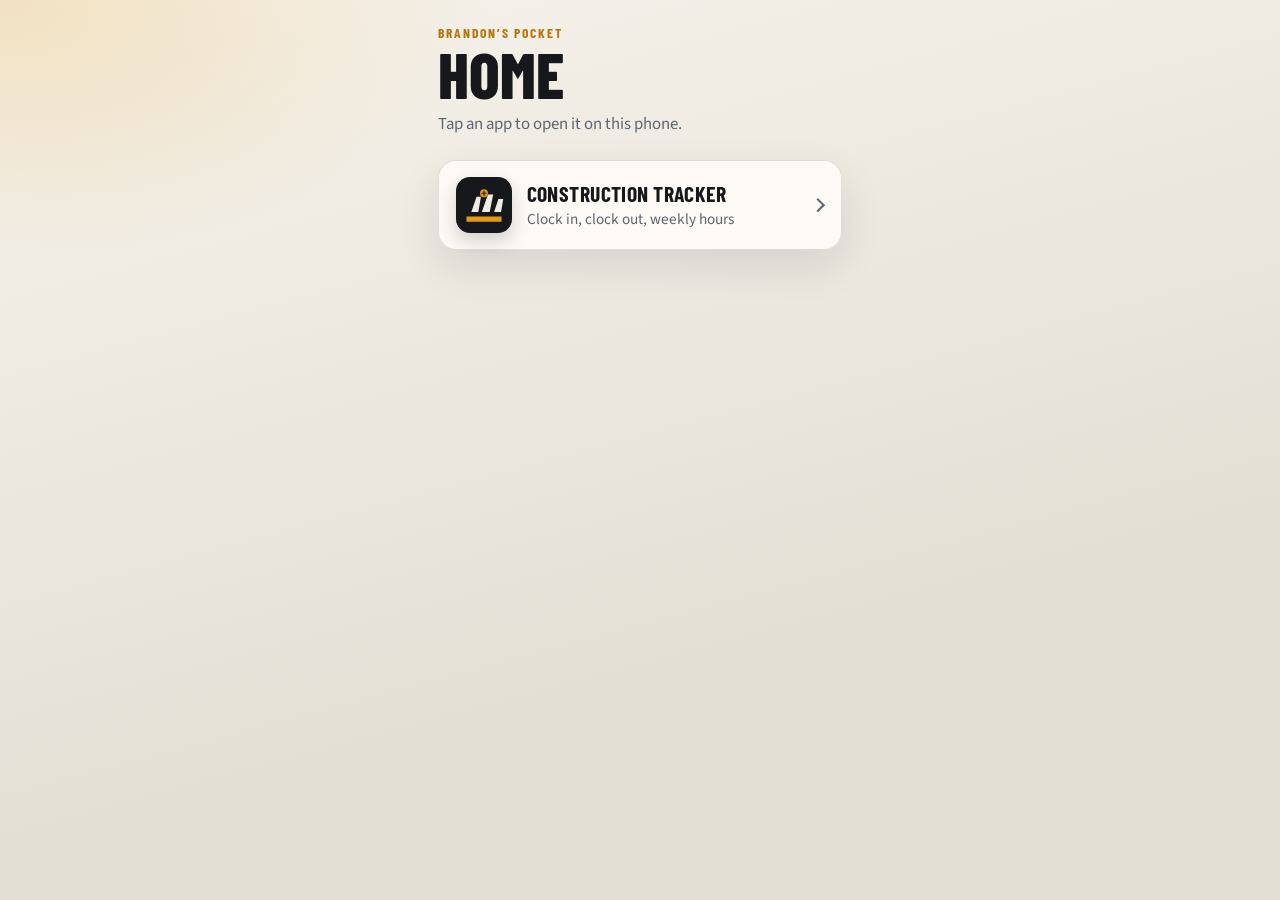
<file: index.html>
<!DOCTYPE html>
<html lang="en">
<head>
  <meta charset="UTF-8" />
  <meta name="viewport" content="width=device-width, initial-scale=1, viewport-fit=cover" />
  <meta name="theme-color" content="#16181b" />
  <meta name="apple-mobile-web-app-capable" content="yes" />
  <title>Home</title>
  <link rel="preconnect" href="https://fonts.googleapis.com" />
  <link rel="preconnect" href="https://fonts.gstatic.com" crossorigin />
  <link href="https://fonts.googleapis.com/css2?family=Barlow+Condensed:wght@700;800&family=Source+Sans+3:wght@400;600;700&display=swap" rel="stylesheet" />
  <link rel="stylesheet" href="home.css" />
  <link rel="manifest" href="manifest.json" />
  <link rel="icon" type="image/svg+xml" href="construction-tracker/icons/icon.svg" />
</head>
<body>
  <div class="bg" aria-hidden="true"></div>
  <main class="shell">
    <header class="hero">
      <p class="eyebrow">Brandon’s pocket</p>
      <h1>Home</h1>
      <p class="lede">Tap an app to open it on this phone.</p>
    </header>

    <section class="apps" aria-label="Apps">
      <a class="app-tile" href="construction-tracker/">
        <span class="app-icon" aria-hidden="true">
          <img src="construction-tracker/icons/icon.svg" alt="" width="56" height="56" />
        </span>
        <span class="app-copy">
          <strong>Construction Tracker</strong>
          <span>Clock in, clock out, weekly hours</span>
        </span>
        <span class="app-chev" aria-hidden="true"></span>
      </a>
    </section>
  </main>
</body>
</html>
</file>
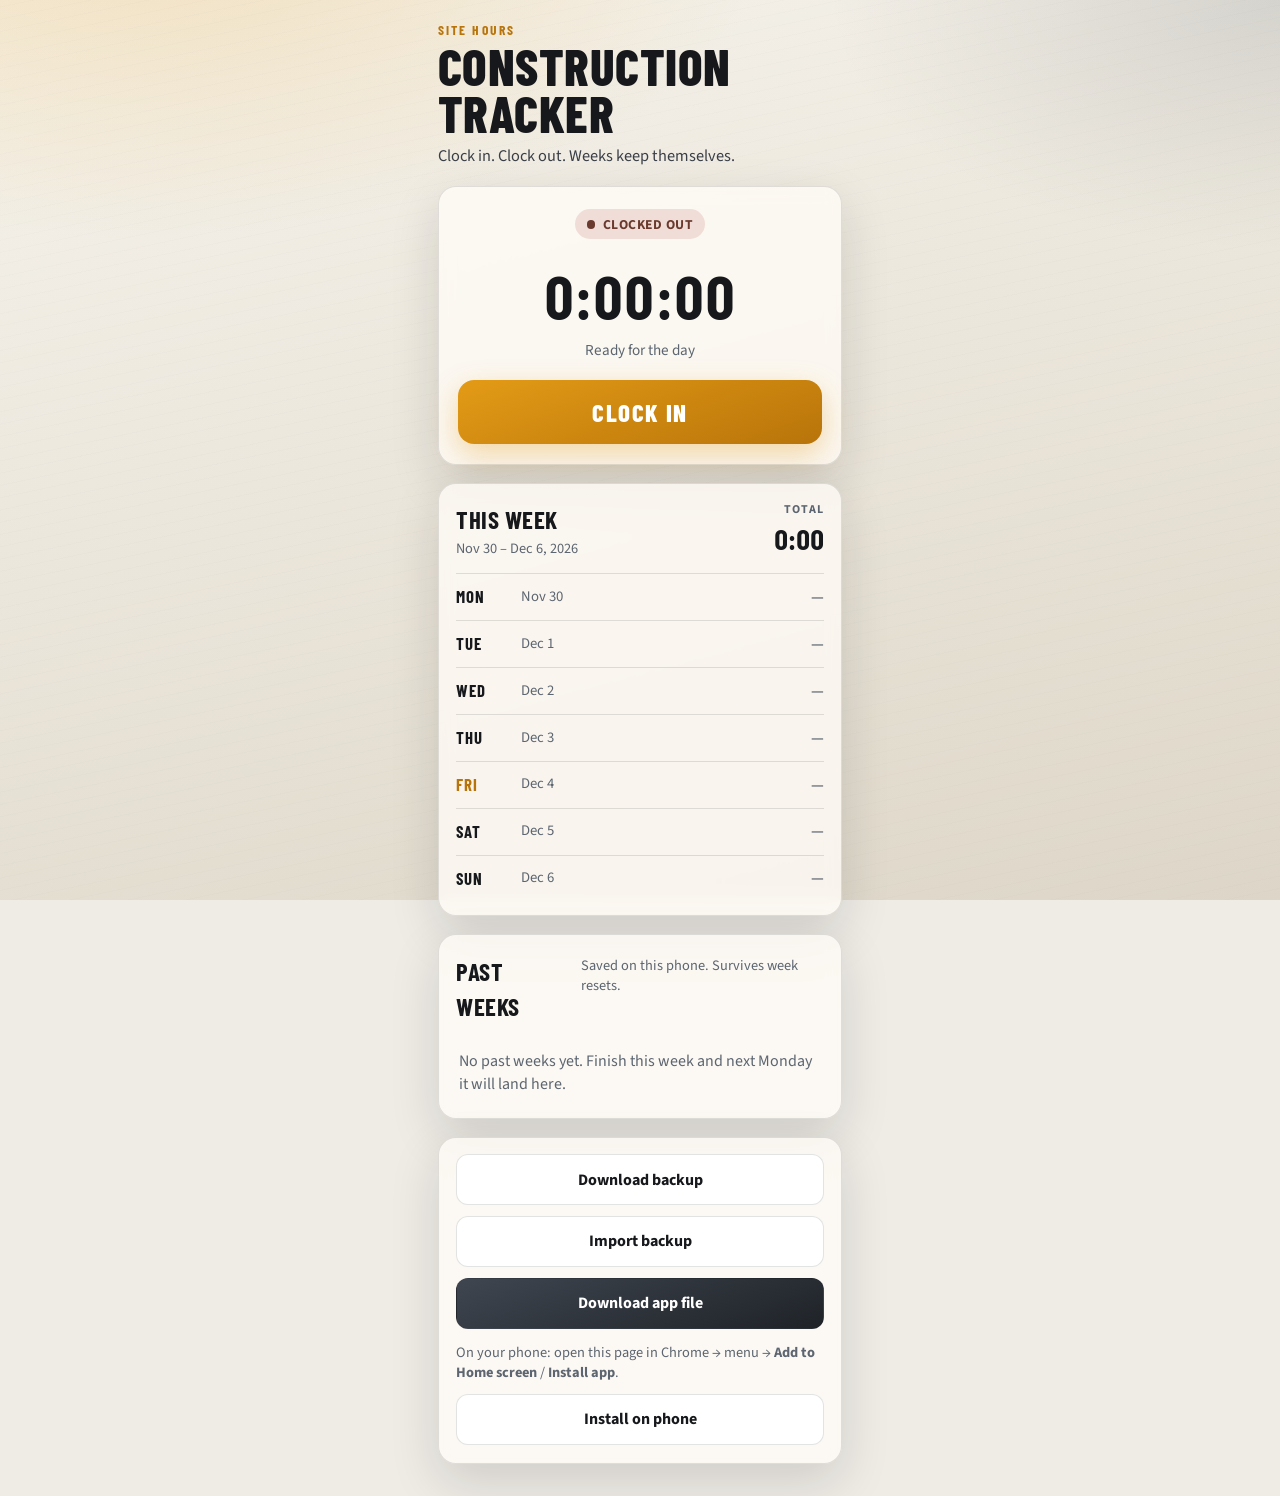
<file: construction-tracker/index.html>
<!DOCTYPE html>
<html lang="en">
<head>
  <meta charset="UTF-8" />
  <meta name="viewport" content="width=device-width, initial-scale=1, viewport-fit=cover" />
  <meta name="theme-color" content="#1a1c1e" />
  <meta name="apple-mobile-web-app-capable" content="yes" />
  <meta name="apple-mobile-web-app-status-bar-style" content="black-translucent" />
  <meta name="description" content="Clock in and out. Track construction hours by week." />
  <link rel="manifest" href="manifest.json" />
  <link rel="icon" type="image/svg+xml" href="icons/icon.svg" />
  <link rel="apple-touch-icon" href="icons/icon-192.png" />
  <title>Construction Tracker</title>
  <link rel="preconnect" href="https://fonts.googleapis.com" />
  <link rel="preconnect" href="https://fonts.gstatic.com" crossorigin />
  <link href="https://fonts.googleapis.com/css2?family=Barlow+Condensed:wght@600;700;800&family=Source+Sans+3:wght@400;600;700&display=swap" rel="stylesheet" />
  <link rel="stylesheet" href="styles.css" />
</head>
<body>
  <div class="bg" aria-hidden="true"></div>
  <main class="shell">
    <header class="brand">
      <p class="brand-mark">Site Hours</p>
      <h1>Construction Tracker</h1>
      <p class="brand-sub">Clock in. Clock out. Weeks keep themselves.</p>
    </header>

    <section class="clock-panel" aria-labelledby="status-label">
      <p id="status-label" class="status" data-state="out">Clocked out</p>
      <p class="live-time" id="live-time" aria-live="polite">0:00:00</p>
      <p class="live-hint" id="live-hint">Ready for the day</p>
      <button type="button" id="clock-btn" class="clock-btn" data-mode="in">
        Clock In
      </button>
    </section>

    <section class="week-panel" aria-labelledby="week-title">
      <div class="week-head">
        <div>
          <h2 id="week-title">This week</h2>
          <p class="week-range" id="week-range"></p>
        </div>
        <div class="week-total-wrap">
          <span class="week-total-label">Total</span>
          <strong class="week-total" id="week-total">0:00</strong>
        </div>
      </div>
      <ol class="day-list" id="day-list"></ol>
    </section>

    <section class="history-panel" aria-labelledby="history-title">
      <div class="history-head">
        <h2 id="history-title">Past weeks</h2>
        <p class="history-sub">Saved on this phone. Survives week resets.</p>
      </div>
      <div id="history-list" class="history-list"></div>
    </section>

    <section class="tools-panel">
      <button type="button" id="download-backup" class="tool-btn">Download backup</button>
      <label class="tool-btn tool-file">
        Import backup
        <input type="file" id="import-backup" accept="application/json,.json" hidden />
      </label>
      <button type="button" id="download-app" class="tool-btn tool-btn-accent">Download app file</button>
      <p class="install-hint" id="install-hint">
        On your phone: open this page in Chrome → menu → <strong>Add to Home screen</strong> / <strong>Install app</strong>.
      </p>
      <button type="button" id="install-btn" class="tool-btn" hidden>Install on phone</button>
    </section>
  </main>

  <dialog id="confirm-dialog">
    <form method="dialog" class="dialog-body">
      <h3 id="dialog-title">Confirm</h3>
      <p id="dialog-text"></p>
      <div class="dialog-actions">
        <button value="cancel" class="tool-btn">Cancel</button>
        <button value="ok" class="tool-btn tool-btn-accent" id="dialog-ok">OK</button>
      </div>
    </form>
  </dialog>

  <script src="app.js"></script>
</body>
</html>
</file>
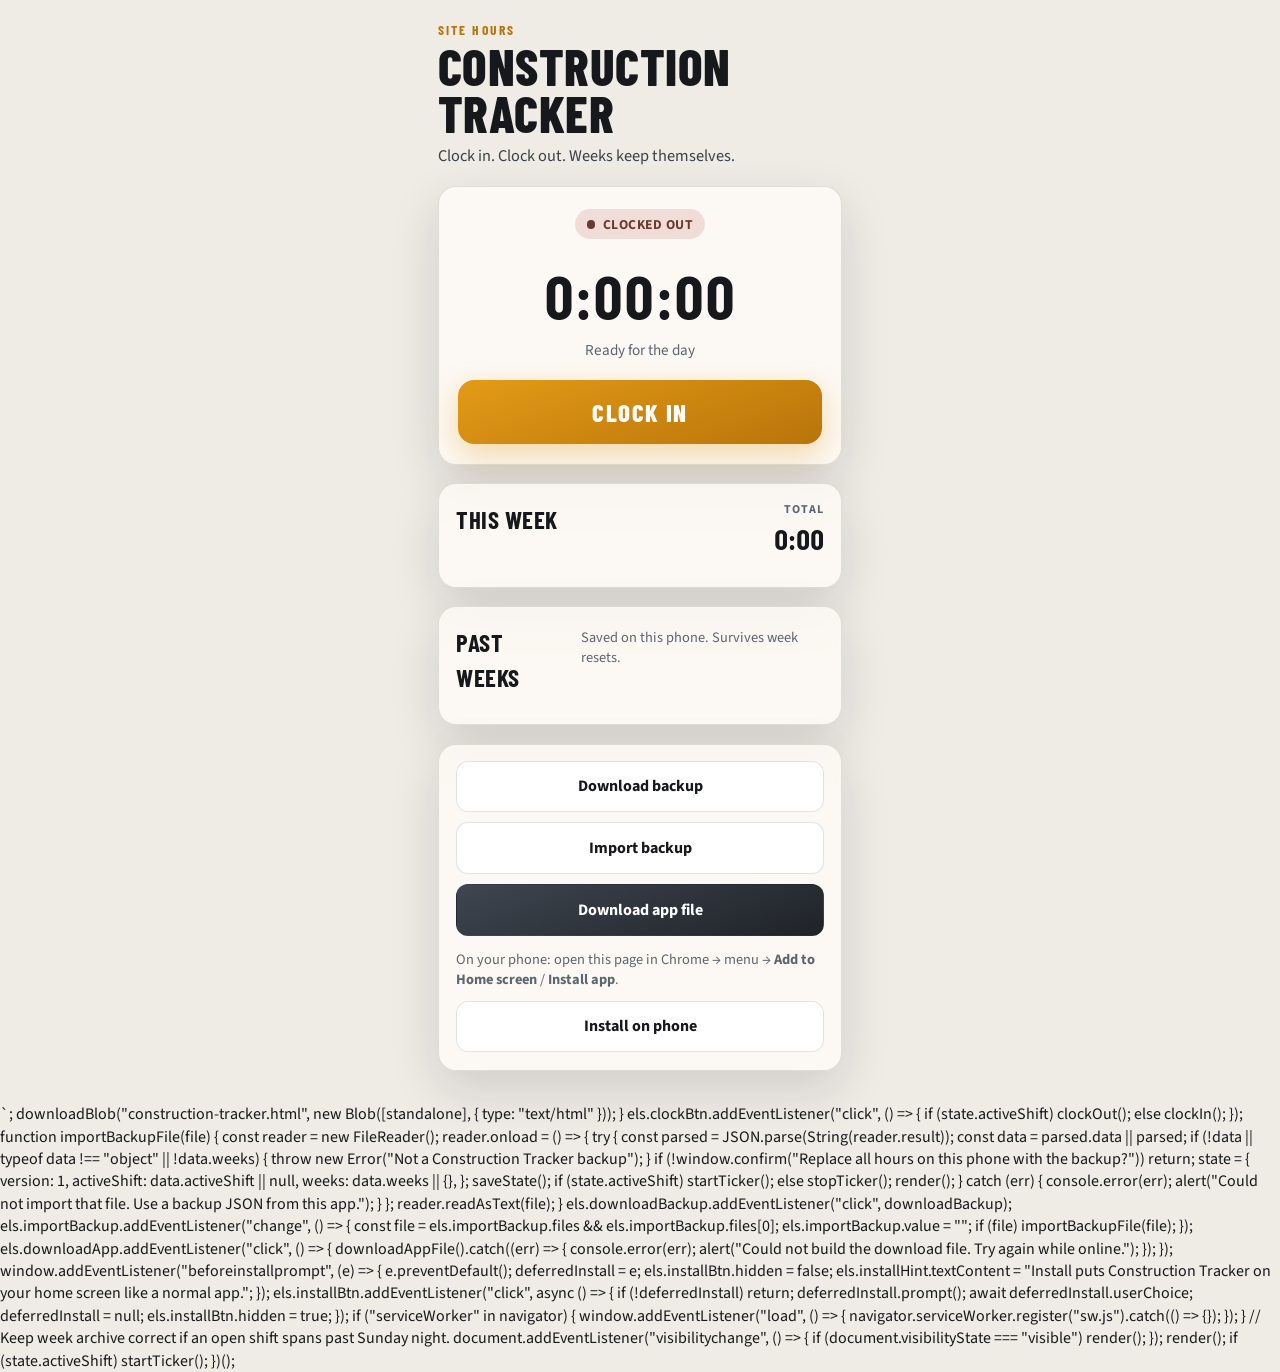
<file: construction-tracker/construction-tracker.html>
<!DOCTYPE html>
<html lang="en" data-standalone="1">
<head>
<meta charset="UTF-8" />
<meta name="viewport" content="width=device-width, initial-scale=1, viewport-fit=cover" />
<meta name="theme-color" content="#1a1c1e" />
<meta name="apple-mobile-web-app-capable" content="yes" />
<title>Construction Tracker</title>
<link rel="preconnect" href="https://fonts.googleapis.com" />
<link rel="preconnect" href="https://fonts.gstatic.com" crossorigin />
<link href="https://fonts.googleapis.com/css2?family=Barlow+Condensed:wght@600;700;800&family=Source+Sans+3:wght@400;600;700&display=swap" rel="stylesheet" />
<style>
:root {
  --ink: #16181b;
  --ink-soft: #3a3f47;
  --steel: #5c6570;
  --line: rgba(22, 24, 27, 0.12);
  --paper: #efece6;
  --paper-2: #e4dfd5;
  --safety: #e39b16;
  --safety-deep: #b8740a;
  --safety-glow: rgba(227, 155, 22, 0.35);
  --good: #2f6b4f;
  --good-soft: #d7ebe0;
  --out: #6b3a2f;
  --out-soft: #f0ddd7;
  --shadow: 0 18px 50px rgba(22, 24, 27, 0.14);
  --radius: 18px;
  --font-display: "Barlow Condensed", "Arial Narrow", sans-serif;
  --font-body: "Source Sans 3", "Segoe UI", sans-serif;
}

*,
*::before,
*::after {
  box-sizing: border-box;
}

html {
  -webkit-text-size-adjust: 100%;
}

body {
  margin: 0;
  min-height: 100dvh;
  font-family: var(--font-body);
  color: var(--ink);
  background: var(--paper);
  line-height: 1.4;
}

.bg {
  position: fixed;
  inset: 0;
  z-index: -1;
  background:
    radial-gradient(1200px 600px at 10% -10%, rgba(227, 155, 22, 0.22), transparent 55%),
    radial-gradient(900px 500px at 100% 0%, rgba(92, 101, 112, 0.18), transparent 50%),
    linear-gradient(165deg, #f6f3ec 0%, #ebe6db 48%, #ddd6c8 100%);
}

.bg::after {
  content: "";
  position: absolute;
  inset: 0;
  opacity: 0.35;
  background-image:
    repeating-linear-gradient(
      -12deg,
      transparent 0,
      transparent 11px,
      rgba(22, 24, 27, 0.03) 11px,
      rgba(22, 24, 27, 0.03) 12px
    );
  pointer-events: none;
}

.shell {
  width: min(440px, 100%);
  margin: 0 auto;
  padding: calc(1.25rem + env(safe-area-inset-top)) 1.1rem calc(2rem + env(safe-area-inset-bottom));
  display: grid;
  gap: 1.15rem;
}

.brand {
  animation: rise 0.55s ease both;
}

.brand-mark {
  margin: 0 0 0.2rem;
  font-family: var(--font-display);
  font-weight: 700;
  letter-spacing: 0.16em;
  text-transform: uppercase;
  font-size: 0.85rem;
  color: var(--safety-deep);
}

.brand h1 {
  margin: 0;
  font-family: var(--font-display);
  font-weight: 800;
  font-size: clamp(2.4rem, 10vw, 3.2rem);
  line-height: 0.92;
  letter-spacing: 0.01em;
  text-transform: uppercase;
}

.brand-sub {
  margin: 0.55rem 0 0;
  color: var(--ink-soft);
  font-size: 1.02rem;
}

.clock-panel,
.week-panel,
.history-panel,
.tools-panel {
  background: rgba(255, 252, 247, 0.78);
  border: 1px solid var(--line);
  border-radius: var(--radius);
  box-shadow: var(--shadow);
  backdrop-filter: blur(8px);
  animation: rise 0.6s ease both;
}

.clock-panel {
  padding: 1.35rem 1.2rem 1.25rem;
  text-align: center;
  animation-delay: 0.05s;
}

.status {
  display: inline-flex;
  align-items: center;
  gap: 0.45rem;
  margin: 0;
  padding: 0.35rem 0.75rem;
  border-radius: 999px;
  font-size: 0.85rem;
  font-weight: 700;
  letter-spacing: 0.04em;
  text-transform: uppercase;
}

.status::before {
  content: "";
  width: 0.55rem;
  height: 0.55rem;
  border-radius: 50%;
  background: currentColor;
}

.status[data-state="in"] {
  color: var(--good);
  background: var(--good-soft);
}

.status[data-state="in"]::before {
  animation: pulse 1.4s ease-in-out infinite;
}

.status[data-state="out"] {
  color: var(--out);
  background: var(--out-soft);
}

.live-time {
  margin: 0.85rem 0 0.15rem;
  font-family: var(--font-display);
  font-weight: 700;
  font-size: clamp(3rem, 14vw, 3.8rem);
  letter-spacing: 0.02em;
  font-variant-numeric: tabular-nums;
}

.live-hint {
  margin: 0 0 1.15rem;
  color: var(--steel);
  font-size: 0.95rem;
}

.clock-btn {
  width: 100%;
  border: 0;
  border-radius: 16px;
  padding: 1.05rem 1rem;
  font-family: var(--font-display);
  font-size: 1.55rem;
  font-weight: 800;
  letter-spacing: 0.06em;
  text-transform: uppercase;
  color: #fff;
  background: linear-gradient(160deg, var(--safety) 0%, var(--safety-deep) 100%);
  box-shadow: 0 10px 28px var(--safety-glow);
  cursor: pointer;
  transition: transform 0.15s ease, box-shadow 0.15s ease, filter 0.15s ease;
  -webkit-tap-highlight-color: transparent;
  touch-action: manipulation;
}

.clock-btn:active {
  transform: scale(0.98);
}

.clock-btn[data-mode="out"] {
  background: linear-gradient(160deg, #3f4650 0%, #1f2328 100%);
  box-shadow: 0 10px 28px rgba(22, 24, 27, 0.28);
}

.week-panel {
  padding: 1.15rem 1.1rem 0.85rem;
  animation-delay: 0.1s;
}

.week-head,
.history-head {
  display: flex;
  justify-content: space-between;
  gap: 1rem;
  align-items: flex-start;
  margin-bottom: 0.85rem;
}

.week-panel h2,
.history-panel h2 {
  margin: 0;
  font-family: var(--font-display);
  font-size: 1.55rem;
  font-weight: 700;
  letter-spacing: 0.02em;
  text-transform: uppercase;
}

.week-range,
.history-sub {
  margin: 0.15rem 0 0;
  color: var(--steel);
  font-size: 0.9rem;
}

.week-total-wrap {
  text-align: right;
}

.week-total-label {
  display: block;
  font-size: 0.75rem;
  font-weight: 700;
  letter-spacing: 0.08em;
  text-transform: uppercase;
  color: var(--steel);
}

.week-total {
  font-family: var(--font-display);
  font-size: 1.8rem;
  font-weight: 700;
  font-variant-numeric: tabular-nums;
}

.day-list {
  list-style: none;
  margin: 0;
  padding: 0;
}

.day-row {
  display: grid;
  grid-template-columns: 3.4rem 1fr auto;
  gap: 0.65rem;
  align-items: center;
  padding: 0.7rem 0;
  border-top: 1px solid var(--line);
}

.day-name {
  font-family: var(--font-display);
  font-weight: 700;
  font-size: 1.05rem;
  letter-spacing: 0.04em;
  text-transform: uppercase;
}

.day-date {
  color: var(--steel);
  font-size: 0.92rem;
}

.day-hours {
  font-variant-numeric: tabular-nums;
  font-weight: 700;
}

.day-row.is-today .day-name {
  color: var(--safety-deep);
}

.day-row.is-empty .day-hours {
  color: var(--steel);
  font-weight: 600;
}

.history-panel {
  padding: 1.15rem 1.1rem 1rem;
  animation-delay: 0.15s;
}

.history-list {
  display: grid;
  gap: 0.55rem;
}

.history-empty {
  margin: 0;
  padding: 0.85rem 0.2rem 0.4rem;
  color: var(--steel);
}

.history-item {
  border: 1px solid var(--line);
  border-radius: 14px;
  background: rgba(255, 255, 255, 0.55);
  overflow: hidden;
}

.history-summary {
  width: 100%;
  display: grid;
  grid-template-columns: 1fr auto auto;
  gap: 0.65rem;
  align-items: center;
  padding: 0.85rem 0.9rem;
  border: 0;
  background: transparent;
  font: inherit;
  color: inherit;
  text-align: left;
  cursor: pointer;
  -webkit-tap-highlight-color: transparent;
}

.history-summary strong {
  font-family: var(--font-display);
  font-size: 1.15rem;
  font-weight: 700;
  letter-spacing: 0.02em;
  text-transform: uppercase;
}

.history-summary span {
  color: var(--steel);
  font-size: 0.9rem;
}

.history-summary em {
  font-style: normal;
  font-weight: 700;
  font-variant-numeric: tabular-nums;
}

.history-details {
  display: none;
  padding: 0 0.9rem 0.85rem;
  border-top: 1px solid var(--line);
}

.history-item[open] .history-details {
  display: block;
}

.history-item[open] .chev {
  transform: rotate(180deg);
}

.chev {
  width: 0.7rem;
  height: 0.7rem;
  border-right: 2px solid var(--steel);
  border-bottom: 2px solid var(--steel);
  transform: rotate(45deg);
  transition: transform 0.2s ease;
  justify-self: end;
}

.tools-panel {
  padding: 1rem 1.1rem 1.15rem;
  display: grid;
  gap: 0.65rem;
  animation-delay: 0.2s;
}

.tool-btn,
.tool-file {
  border: 1px solid var(--line);
  border-radius: 12px;
  background: #fff;
  color: var(--ink);
  font-family: var(--font-body);
  font-size: 1rem;
  font-weight: 700;
  padding: 0.85rem 1rem;
  cursor: pointer;
  -webkit-tap-highlight-color: transparent;
  touch-action: manipulation;
  text-align: center;
  display: block;
}

.tool-btn:active {
  transform: scale(0.99);
}

.tool-btn-accent {
  border-color: transparent;
  color: #fff;
  background: linear-gradient(160deg, #3f4650 0%, #1f2328 100%);
}

.install-hint {
  margin: 0.25rem 0 0;
  color: var(--steel);
  font-size: 0.9rem;
}

dialog {
  border: 1px solid var(--line);
  border-radius: 16px;
  padding: 0;
  width: min(360px, calc(100vw - 2rem));
  box-shadow: var(--shadow);
}

dialog::backdrop {
  background: rgba(22, 24, 27, 0.45);
}

.dialog-body {
  margin: 0;
  padding: 1.2rem;
  display: grid;
  gap: 0.75rem;
}

.dialog-body h3 {
  margin: 0;
  font-family: var(--font-display);
  font-size: 1.4rem;
  text-transform: uppercase;
}

.dialog-body p {
  margin: 0;
  color: var(--ink-soft);
}

.dialog-actions {
  display: grid;
  grid-template-columns: 1fr 1fr;
  gap: 0.55rem;
}

@keyframes rise {
  from {
    opacity: 0;
    transform: translateY(12px);
  }
  to {
    opacity: 1;
    transform: translateY(0);
  }
}

@keyframes pulse {
  0%,
  100% {
    opacity: 1;
    transform: scale(1);
  }
  50% {
    opacity: 0.45;
    transform: scale(0.85);
  }
}

@media (prefers-reduced-motion: reduce) {
  *,
  *::before,
  *::after {
    animation: none !important;
    transition: none !important;
  }
}

</style>
</head>
<body>
<main class="shell">
    <header class="brand">
      <p class="brand-mark">Site Hours</p>
      <h1>Construction Tracker</h1>
      <p class="brand-sub">Clock in. Clock out. Weeks keep themselves.</p>
    </header>

    <section class="clock-panel" aria-labelledby="status-label">
      <p id="status-label" class="status" data-state="out">Clocked out</p>
      <p class="live-time" id="live-time" aria-live="polite">0:00:00</p>
      <p class="live-hint" id="live-hint">Ready for the day</p>
      <button type="button" id="clock-btn" class="clock-btn" data-mode="in">
        Clock In
      </button>
    </section>

    <section class="week-panel" aria-labelledby="week-title">
      <div class="week-head">
        <div>
          <h2 id="week-title">This week</h2>
          <p class="week-range" id="week-range"></p>
        </div>
        <div class="week-total-wrap">
          <span class="week-total-label">Total</span>
          <strong class="week-total" id="week-total">0:00</strong>
        </div>
      </div>
      <ol class="day-list" id="day-list"></ol>
    </section>

    <section class="history-panel" aria-labelledby="history-title">
      <div class="history-head">
        <h2 id="history-title">Past weeks</h2>
        <p class="history-sub">Saved on this phone. Survives week resets.</p>
      </div>
      <div id="history-list" class="history-list"></div>
    </section>

    <section class="tools-panel">
      <button type="button" id="download-backup" class="tool-btn">Download backup</button>
      <label class="tool-btn tool-file">
        Import backup
        <input type="file" id="import-backup" accept="application/json,.json" hidden />
      </label>
      <button type="button" id="download-app" class="tool-btn tool-btn-accent">Download app file</button>
      <p class="install-hint" id="install-hint">
        On your phone: open this page in Chrome → menu → <strong>Add to Home screen</strong> / <strong>Install app</strong>.
      </p>
      <button type="button" id="install-btn" class="tool-btn" hidden>Install on phone</button>
    </section>
  </main>
<dialog id="confirm-dialog">
    <form method="dialog" class="dialog-body">
      <h3 id="dialog-title">Confirm</h3>
      <p id="dialog-text"></p>
      <div class="dialog-actions">
        <button value="cancel" class="tool-btn">Cancel</button>
        <button value="ok" class="tool-btn tool-btn-accent" id="dialog-ok">OK</button>
      </div>
    </form>
  </dialog>
<script>
(() => {
  const STORAGE_KEY = "construction-tracker-v1";
  const DAY_NAMES = ["Mon", "Tue", "Wed", "Thu", "Fri", "Sat", "Sun"];

  const els = {
    status: document.getElementById("status-label"),
    liveTime: document.getElementById("live-time"),
    liveHint: document.getElementById("live-hint"),
    clockBtn: document.getElementById("clock-btn"),
    weekRange: document.getElementById("week-range"),
    weekTotal: document.getElementById("week-total"),
    dayList: document.getElementById("day-list"),
    historyList: document.getElementById("history-list"),
    downloadBackup: document.getElementById("download-backup"),
    importBackup: document.getElementById("import-backup"),
    downloadApp: document.getElementById("download-app"),
    installBtn: document.getElementById("install-btn"),
    installHint: document.getElementById("install-hint"),
    dialog: document.getElementById("confirm-dialog"),
    dialogTitle: document.getElementById("dialog-title"),
    dialogText: document.getElementById("dialog-text"),
  };

  let state = loadState();
  let tickTimer = null;
  let deferredInstall = null;

  function loadState() {
    try {
      const raw = localStorage.getItem(STORAGE_KEY);
      if (!raw) return emptyState();
      const parsed = JSON.parse(raw);
      if (!parsed || typeof parsed !== "object") return emptyState();
      return {
        version: 1,
        activeShift: parsed.activeShift || null,
        weeks: parsed.weeks && typeof parsed.weeks === "object" ? parsed.weeks : {},
      };
    } catch {
      return emptyState();
    }
  }

  function emptyState() {
    return { version: 1, activeShift: null, weeks: {} };
  }

  function saveState() {
    localStorage.setItem(STORAGE_KEY, JSON.stringify(state));
  }

  function startOfDay(date) {
    const d = new Date(date);
    d.setHours(0, 0, 0, 0);
    return d;
  }

  function mondayOf(date) {
    const d = startOfDay(date);
    const day = d.getDay(); // 0 Sun .. 6 Sat
    const offset = day === 0 ? -6 : 1 - day;
    d.setDate(d.getDate() + offset);
    return d;
  }

  function addDays(date, n) {
    const d = new Date(date);
    d.setDate(d.getDate() + n);
    return d;
  }

  function toDateKey(date) {
    const d = startOfDay(date);
    const y = d.getFullYear();
    const m = String(d.getMonth() + 1).padStart(2, "0");
    const day = String(d.getDate()).padStart(2, "0");
    return `${y}-${m}-${day}`;
  }

  function parseDateKey(key) {
    const [y, m, d] = key.split("-").map(Number);
    return new Date(y, m - 1, d);
  }

  function formatShortDate(date) {
    return date.toLocaleDateString(undefined, { month: "short", day: "numeric" });
  }

  function formatRange(monday) {
    const sunday = addDays(monday, 6);
    const sameMonth = monday.getMonth() === sunday.getMonth();
    const left = monday.toLocaleDateString(undefined, { month: "short", day: "numeric" });
    const right = sunday.toLocaleDateString(undefined, {
      month: sameMonth ? undefined : "short",
      day: "numeric",
      year: "numeric",
    });
    return `${left} – ${right}`;
  }

  function formatDuration(ms, withSeconds = false) {
    const totalSec = Math.max(0, Math.floor(ms / 1000));
    const h = Math.floor(totalSec / 3600);
    const m = Math.floor((totalSec % 3600) / 60);
    const s = totalSec % 60;
    if (withSeconds) {
      return `${h}:${String(m).padStart(2, "0")}:${String(s).padStart(2, "0")}`;
    }
    if (h === 0) return `0:${String(m).padStart(2, "0")}`;
    return `${h}:${String(m).padStart(2, "0")}`;
  }

  function ensureWeek(weekKey) {
    if (!state.weeks[weekKey]) {
      state.weeks[weekKey] = { days: {} };
    }
    return state.weeks[weekKey];
  }

  function ensureDay(week, dayKey) {
    if (!week.days[dayKey]) week.days[dayKey] = [];
    return week.days[dayKey];
  }

  /** Split a shift across calendar midnights so Mon–Sun day totals stay accurate. */
  function splitShift(clockInIso, clockOutIso) {
    const start = new Date(clockInIso);
    const end = new Date(clockOutIso);
    if (!(end > start)) return [];

    const segments = [];
    let cursor = new Date(start);
    while (cursor < end) {
      const dayStart = startOfDay(cursor);
      const nextMidnight = addDays(dayStart, 1);
      const segEnd = end < nextMidnight ? end : nextMidnight;
      segments.push({
        in: cursor.toISOString(),
        out: segEnd.toISOString(),
        dayKey: toDateKey(cursor),
        weekKey: toDateKey(mondayOf(cursor)),
        ms: segEnd - cursor,
      });
      cursor = segEnd;
    }
    return segments;
  }

  function commitShift(clockInIso, clockOutIso) {
    const segments = splitShift(clockInIso, clockOutIso);
    for (const seg of segments) {
      if (seg.ms <= 0) continue;
      const week = ensureWeek(seg.weekKey);
      const day = ensureDay(week, seg.dayKey);
      day.push({ in: seg.in, out: seg.out });
    }
  }

  function dayTotalMs(week, dayKey, now = new Date()) {
    const entries = week?.days?.[dayKey] || [];
    let total = entries.reduce((sum, e) => sum + (new Date(e.out) - new Date(e.in)), 0);

    if (state.activeShift) {
      const openSegs = splitShift(state.activeShift.clockIn, now.toISOString());
      for (const seg of openSegs) {
        if (seg.dayKey === dayKey) total += seg.ms;
      }
    }
    return total;
  }

  function weekTotalMs(weekKey, now = new Date()) {
    const monday = parseDateKey(weekKey);
    let total = 0;
    for (let i = 0; i < 7; i++) {
      total += dayTotalMs(state.weeks[weekKey], toDateKey(addDays(monday, i)), now);
    }
    return total;
  }

  function currentOpenMs(now = new Date()) {
    if (!state.activeShift) return 0;
    return Math.max(0, now - new Date(state.activeShift.clockIn));
  }

  function render() {
    const now = new Date();
    const monday = mondayOf(now);
    const weekKey = toDateKey(monday);
    ensureWeek(weekKey);

    const clockedIn = Boolean(state.activeShift);
    els.status.dataset.state = clockedIn ? "in" : "out";
    els.status.textContent = clockedIn ? "Clocked in" : "Clocked out";
    els.clockBtn.dataset.mode = clockedIn ? "out" : "in";
    els.clockBtn.textContent = clockedIn ? "Clock Out" : "Clock In";

    const openMs = currentOpenMs(now);
    els.liveTime.textContent = formatDuration(openMs, true);
    if (clockedIn) {
      const started = new Date(state.activeShift.clockIn);
      els.liveHint.textContent = `Started ${started.toLocaleString(undefined, {
        weekday: "short",
        hour: "numeric",
        minute: "2-digit",
      })}`;
    } else {
      els.liveHint.textContent = "Ready for the day";
    }

    els.weekRange.textContent = formatRange(monday);
    els.weekTotal.textContent = formatDuration(weekTotalMs(weekKey, now));

    const todayKey = toDateKey(now);
    els.dayList.innerHTML = "";
    for (let i = 0; i < 7; i++) {
      const dayDate = addDays(monday, i);
      const dayKey = toDateKey(dayDate);
      const ms = dayTotalMs(state.weeks[weekKey], dayKey, now);
      const li = document.createElement("li");
      li.className = "day-row";
      if (dayKey === todayKey) li.classList.add("is-today");
      if (ms === 0) li.classList.add("is-empty");
      li.innerHTML = `
        <span class="day-name">${DAY_NAMES[i]}</span>
        <span class="day-date">${formatShortDate(dayDate)}</span>
        <span class="day-hours">${ms ? formatDuration(ms) : "—"}</span>
      `;
      els.dayList.appendChild(li);
    }

    renderHistory(weekKey, now);
  }

  function renderHistory(currentWeekKey, now) {
    const keys = Object.keys(state.weeks)
      .filter((k) => k !== currentWeekKey)
      .sort((a, b) => (a < b ? 1 : -1));

    // Drop truly empty past weeks from the view (keep if they have any hours)
    const nonempty = keys.filter((k) => weekTotalMs(k, now) > 0 || Object.keys(state.weeks[k].days || {}).length);

    if (!nonempty.length) {
      els.historyList.innerHTML = `<p class="history-empty">No past weeks yet. Finish this week and next Monday it will land here.</p>`;
      return;
    }

    els.historyList.innerHTML = "";
    for (const weekKey of nonempty) {
      const monday = parseDateKey(weekKey);
      const total = weekTotalMs(weekKey, now);
      const item = document.createElement("article");
      item.className = "history-item";
      item.innerHTML = `
        <button type="button" class="history-summary" aria-expanded="false">
          <strong>${formatRange(monday)}</strong>
          <em>${formatDuration(total)}</em>
          <span class="chev" aria-hidden="true"></span>
        </button>
        <div class="history-details"></div>
      `;
      const details = item.querySelector(".history-details");
      const list = document.createElement("ol");
      list.className = "day-list";
      for (let i = 0; i < 7; i++) {
        const dayDate = addDays(monday, i);
        const dayKey = toDateKey(dayDate);
        const ms = dayTotalMs(state.weeks[weekKey], dayKey, now);
        const li = document.createElement("li");
        li.className = "day-row" + (ms === 0 ? " is-empty" : "");
        li.innerHTML = `
          <span class="day-name">${DAY_NAMES[i]}</span>
          <span class="day-date">${formatShortDate(dayDate)}</span>
          <span class="day-hours">${ms ? formatDuration(ms) : "—"}</span>
        `;
        list.appendChild(li);
      }
      details.appendChild(list);

      item.querySelector(".history-summary").addEventListener("click", () => {
        const open = item.hasAttribute("open");
        item.toggleAttribute("open", !open);
        item.querySelector(".history-summary").setAttribute("aria-expanded", String(!open));
      });

      els.historyList.appendChild(item);
    }
  }

  function clockIn() {
    if (state.activeShift) return;
    state.activeShift = { clockIn: new Date().toISOString() };
    saveState();
    render();
    startTicker();
  }

  function clockOut() {
    if (!state.activeShift) return;
    const clockInIso = state.activeShift.clockIn;
    const clockOutIso = new Date().toISOString();
    commitShift(clockInIso, clockOutIso);
    state.activeShift = null;
    saveState();
    render();
    stopTicker();
  }

  function startTicker() {
    stopTicker();
    tickTimer = setInterval(render, 1000);
  }

  function stopTicker() {
    if (tickTimer) {
      clearInterval(tickTimer);
      tickTimer = null;
    }
  }

  function downloadBlob(filename, blob) {
    const url = URL.createObjectURL(blob);
    const a = document.createElement("a");
    a.href = url;
    a.download = filename;
    document.body.appendChild(a);
    a.click();
    a.remove();
    setTimeout(() => URL.revokeObjectURL(url), 1000);
  }

  function downloadBackup() {
    const payload = {
      exportedAt: new Date().toISOString(),
      app: "Construction Tracker",
      data: state,
    };
    const blob = new Blob([JSON.stringify(payload, null, 2)], { type: "application/json" });
    downloadBlob(`construction-tracker-backup-${toDateKey(new Date())}.json`, blob);
  }

  async function downloadAppFile() {
    if (document.documentElement.dataset.standalone === "1") {
      alert("You are already using the downloaded app file.");
      return;
    }
    // Bundle a standalone HTML the phone can keep offline.
    const [html, css, js] = await Promise.all([
      fetch("index.html").then((r) => r.text()),
      fetch("styles.css").then((r) => r.text()),
      fetch("app.js").then((r) => r.text()),
    ]);
    const main = html.match(/<main[\s\S]*<\/main>/)?.[0];
    const dialog = html.match(/<dialog[\s\S]*<\/dialog>/)?.[0];
    if (!main || !dialog) throw new Error("Could not assemble standalone file");

    const standalone = `<!DOCTYPE html>
<html lang="en" data-standalone="1">
<head>
<meta charset="UTF-8" />
<meta name="viewport" content="width=device-width, initial-scale=1, viewport-fit=cover" />
<meta name="theme-color" content="#1a1c1e" />
<meta name="apple-mobile-web-app-capable" content="yes" />
<title>Construction Tracker</title>
<link rel="preconnect" href="https://fonts.googleapis.com" />
<link rel="preconnect" href="https://fonts.gstatic.com" crossorigin />
<link href="https://fonts.googleapis.com/css2?family=Barlow+Condensed:wght@600;700;800&family=Source+Sans+3:wght@400;600;700&display=swap" rel="stylesheet" />
<style>
${css}
</style>
</head>
<body>
${main}
${dialog}
<script>
${js}
</script>
</body>
</html>`;

    downloadBlob("construction-tracker.html", new Blob([standalone], { type: "text/html" }));
  }

  els.clockBtn.addEventListener("click", () => {
    if (state.activeShift) clockOut();
    else clockIn();
  });

  function importBackupFile(file) {
    const reader = new FileReader();
    reader.onload = () => {
      try {
        const parsed = JSON.parse(String(reader.result));
        const data = parsed.data || parsed;
        if (!data || typeof data !== "object" || !data.weeks) {
          throw new Error("Not a Construction Tracker backup");
        }
        if (!window.confirm("Replace all hours on this phone with the backup?")) return;
        state = {
          version: 1,
          activeShift: data.activeShift || null,
          weeks: data.weeks || {},
        };
        saveState();
        if (state.activeShift) startTicker();
        else stopTicker();
        render();
      } catch (err) {
        console.error(err);
        alert("Could not import that file. Use a backup JSON from this app.");
      }
    };
    reader.readAsText(file);
  }

  els.downloadBackup.addEventListener("click", downloadBackup);
  els.importBackup.addEventListener("change", () => {
    const file = els.importBackup.files && els.importBackup.files[0];
    els.importBackup.value = "";
    if (file) importBackupFile(file);
  });
  els.downloadApp.addEventListener("click", () => {
    downloadAppFile().catch((err) => {
      console.error(err);
      alert("Could not build the download file. Try again while online.");
    });
  });

  window.addEventListener("beforeinstallprompt", (e) => {
    e.preventDefault();
    deferredInstall = e;
    els.installBtn.hidden = false;
    els.installHint.textContent = "Install puts Construction Tracker on your home screen like a normal app.";
  });

  els.installBtn.addEventListener("click", async () => {
    if (!deferredInstall) return;
    deferredInstall.prompt();
    await deferredInstall.userChoice;
    deferredInstall = null;
    els.installBtn.hidden = true;
  });

  if ("serviceWorker" in navigator) {
    window.addEventListener("load", () => {
      navigator.serviceWorker.register("sw.js").catch(() => {});
    });
  }

  // Keep week archive correct if an open shift spans past Sunday night.
  document.addEventListener("visibilitychange", () => {
    if (document.visibilityState === "visible") render();
  });

  render();
  if (state.activeShift) startTicker();
})();

</script>
</body>
</html>
</file>
<file: home.css>
:root {
  --ink: #16181b;
  --steel: #5c6570;
  --line: rgba(22, 24, 27, 0.12);
  --safety: #e39b16;
  --safety-deep: #b8740a;
  --font-display: "Barlow Condensed", "Arial Narrow", sans-serif;
  --font-body: "Source Sans 3", "Segoe UI", sans-serif;
}

* { box-sizing: border-box; }

body {
  margin: 0;
  min-height: 100dvh;
  font-family: var(--font-body);
  color: var(--ink);
  background: #efece6;
}

.bg {
  position: fixed;
  inset: 0;
  z-index: -1;
  background:
    radial-gradient(900px 480px at 0% 0%, rgba(227, 155, 22, 0.2), transparent 55%),
    linear-gradient(165deg, #f6f3ec, #e4dfd5 70%);
}

.shell {
  width: min(440px, 100%);
  margin: 0 auto;
  padding: calc(1.5rem + env(safe-area-inset-top)) 1.15rem calc(2rem + env(safe-area-inset-bottom));
}

.hero {
  margin-bottom: 1.5rem;
  animation: rise 0.5s ease both;
}

.eyebrow {
  margin: 0 0 0.25rem;
  font-family: var(--font-display);
  font-weight: 700;
  letter-spacing: 0.14em;
  text-transform: uppercase;
  color: var(--safety-deep);
  font-size: 0.85rem;
}

.hero h1 {
  margin: 0;
  font-family: var(--font-display);
  font-weight: 800;
  font-size: clamp(3rem, 14vw, 4rem);
  line-height: 0.9;
  text-transform: uppercase;
}

.lede {
  margin: 0.6rem 0 0;
  color: var(--steel);
  font-size: 1.05rem;
}

.apps {
  display: grid;
  gap: 0.75rem;
  animation: rise 0.55s ease both;
  animation-delay: 0.06s;
}

.app-tile {
  display: grid;
  grid-template-columns: auto 1fr auto;
  gap: 0.9rem;
  align-items: center;
  padding: 1rem 1.05rem;
  border-radius: 18px;
  border: 1px solid var(--line);
  background: rgba(255, 252, 247, 0.85);
  box-shadow: 0 16px 40px rgba(22, 24, 27, 0.1);
  text-decoration: none;
  color: inherit;
  -webkit-tap-highlight-color: transparent;
  transition: transform 0.15s ease;
}

.app-tile:active {
  transform: scale(0.985);
}

.app-icon {
  width: 56px;
  height: 56px;
  border-radius: 14px;
  overflow: hidden;
  box-shadow: 0 8px 18px rgba(22, 24, 27, 0.18);
}

.app-icon img {
  display: block;
  width: 100%;
  height: 100%;
}

.app-copy {
  display: grid;
  gap: 0.15rem;
  min-width: 0;
}

.app-copy strong {
  font-family: var(--font-display);
  font-size: 1.35rem;
  font-weight: 700;
  letter-spacing: 0.02em;
  text-transform: uppercase;
}

.app-copy span {
  color: var(--steel);
  font-size: 0.95rem;
}

.app-chev {
  width: 0.65rem;
  height: 0.65rem;
  border-right: 2px solid var(--steel);
  border-bottom: 2px solid var(--steel);
  transform: rotate(-45deg);
}

@keyframes rise {
  from { opacity: 0; transform: translateY(10px); }
  to { opacity: 1; transform: translateY(0); }
}

@media (prefers-reduced-motion: reduce) {
  * { animation: none !important; transition: none !important; }
}
</file>
<file: construction-tracker/styles.css>
:root {
  --ink: #16181b;
  --ink-soft: #3a3f47;
  --steel: #5c6570;
  --line: rgba(22, 24, 27, 0.12);
  --paper: #efece6;
  --paper-2: #e4dfd5;
  --safety: #e39b16;
  --safety-deep: #b8740a;
  --safety-glow: rgba(227, 155, 22, 0.35);
  --good: #2f6b4f;
  --good-soft: #d7ebe0;
  --out: #6b3a2f;
  --out-soft: #f0ddd7;
  --shadow: 0 18px 50px rgba(22, 24, 27, 0.14);
  --radius: 18px;
  --font-display: "Barlow Condensed", "Arial Narrow", sans-serif;
  --font-body: "Source Sans 3", "Segoe UI", sans-serif;
}

*,
*::before,
*::after {
  box-sizing: border-box;
}

html {
  -webkit-text-size-adjust: 100%;
}

body {
  margin: 0;
  min-height: 100dvh;
  font-family: var(--font-body);
  color: var(--ink);
  background: var(--paper);
  line-height: 1.4;
}

.bg {
  position: fixed;
  inset: 0;
  z-index: -1;
  background:
    radial-gradient(1200px 600px at 10% -10%, rgba(227, 155, 22, 0.22), transparent 55%),
    radial-gradient(900px 500px at 100% 0%, rgba(92, 101, 112, 0.18), transparent 50%),
    linear-gradient(165deg, #f6f3ec 0%, #ebe6db 48%, #ddd6c8 100%);
}

.bg::after {
  content: "";
  position: absolute;
  inset: 0;
  opacity: 0.35;
  background-image:
    repeating-linear-gradient(
      -12deg,
      transparent 0,
      transparent 11px,
      rgba(22, 24, 27, 0.03) 11px,
      rgba(22, 24, 27, 0.03) 12px
    );
  pointer-events: none;
}

.shell {
  width: min(440px, 100%);
  margin: 0 auto;
  padding: calc(1.25rem + env(safe-area-inset-top)) 1.1rem calc(2rem + env(safe-area-inset-bottom));
  display: grid;
  gap: 1.15rem;
}

.brand {
  animation: rise 0.55s ease both;
}

.brand-mark {
  margin: 0 0 0.2rem;
  font-family: var(--font-display);
  font-weight: 700;
  letter-spacing: 0.16em;
  text-transform: uppercase;
  font-size: 0.85rem;
  color: var(--safety-deep);
}

.brand h1 {
  margin: 0;
  font-family: var(--font-display);
  font-weight: 800;
  font-size: clamp(2.4rem, 10vw, 3.2rem);
  line-height: 0.92;
  letter-spacing: 0.01em;
  text-transform: uppercase;
}

.brand-sub {
  margin: 0.55rem 0 0;
  color: var(--ink-soft);
  font-size: 1.02rem;
}

.clock-panel,
.week-panel,
.history-panel,
.tools-panel {
  background: rgba(255, 252, 247, 0.78);
  border: 1px solid var(--line);
  border-radius: var(--radius);
  box-shadow: var(--shadow);
  backdrop-filter: blur(8px);
  animation: rise 0.6s ease both;
}

.clock-panel {
  padding: 1.35rem 1.2rem 1.25rem;
  text-align: center;
  animation-delay: 0.05s;
}

.status {
  display: inline-flex;
  align-items: center;
  gap: 0.45rem;
  margin: 0;
  padding: 0.35rem 0.75rem;
  border-radius: 999px;
  font-size: 0.85rem;
  font-weight: 700;
  letter-spacing: 0.04em;
  text-transform: uppercase;
}

.status::before {
  content: "";
  width: 0.55rem;
  height: 0.55rem;
  border-radius: 50%;
  background: currentColor;
}

.status[data-state="in"] {
  color: var(--good);
  background: var(--good-soft);
}

.status[data-state="in"]::before {
  animation: pulse 1.4s ease-in-out infinite;
}

.status[data-state="out"] {
  color: var(--out);
  background: var(--out-soft);
}

.live-time {
  margin: 0.85rem 0 0.15rem;
  font-family: var(--font-display);
  font-weight: 700;
  font-size: clamp(3rem, 14vw, 3.8rem);
  letter-spacing: 0.02em;
  font-variant-numeric: tabular-nums;
}

.live-hint {
  margin: 0 0 1.15rem;
  color: var(--steel);
  font-size: 0.95rem;
}

.clock-btn {
  width: 100%;
  border: 0;
  border-radius: 16px;
  padding: 1.05rem 1rem;
  font-family: var(--font-display);
  font-size: 1.55rem;
  font-weight: 800;
  letter-spacing: 0.06em;
  text-transform: uppercase;
  color: #fff;
  background: linear-gradient(160deg, var(--safety) 0%, var(--safety-deep) 100%);
  box-shadow: 0 10px 28px var(--safety-glow);
  cursor: pointer;
  transition: transform 0.15s ease, box-shadow 0.15s ease, filter 0.15s ease;
  -webkit-tap-highlight-color: transparent;
  touch-action: manipulation;
}

.clock-btn:active {
  transform: scale(0.98);
}

.clock-btn[data-mode="out"] {
  background: linear-gradient(160deg, #3f4650 0%, #1f2328 100%);
  box-shadow: 0 10px 28px rgba(22, 24, 27, 0.28);
}

.week-panel {
  padding: 1.15rem 1.1rem 0.85rem;
  animation-delay: 0.1s;
}

.week-head,
.history-head {
  display: flex;
  justify-content: space-between;
  gap: 1rem;
  align-items: flex-start;
  margin-bottom: 0.85rem;
}

.week-panel h2,
.history-panel h2 {
  margin: 0;
  font-family: var(--font-display);
  font-size: 1.55rem;
  font-weight: 700;
  letter-spacing: 0.02em;
  text-transform: uppercase;
}

.week-range,
.history-sub {
  margin: 0.15rem 0 0;
  color: var(--steel);
  font-size: 0.9rem;
}

.week-total-wrap {
  text-align: right;
}

.week-total-label {
  display: block;
  font-size: 0.75rem;
  font-weight: 700;
  letter-spacing: 0.08em;
  text-transform: uppercase;
  color: var(--steel);
}

.week-total {
  font-family: var(--font-display);
  font-size: 1.8rem;
  font-weight: 700;
  font-variant-numeric: tabular-nums;
}

.day-list {
  list-style: none;
  margin: 0;
  padding: 0;
}

.day-row {
  display: grid;
  grid-template-columns: 3.4rem 1fr auto;
  gap: 0.65rem;
  align-items: center;
  padding: 0.7rem 0;
  border-top: 1px solid var(--line);
}

.day-name {
  font-family: var(--font-display);
  font-weight: 700;
  font-size: 1.05rem;
  letter-spacing: 0.04em;
  text-transform: uppercase;
}

.day-date {
  color: var(--steel);
  font-size: 0.92rem;
}

.day-hours {
  font-variant-numeric: tabular-nums;
  font-weight: 700;
}

.day-row.is-today .day-name {
  color: var(--safety-deep);
}

.day-row.is-empty .day-hours {
  color: var(--steel);
  font-weight: 600;
}

.history-panel {
  padding: 1.15rem 1.1rem 1rem;
  animation-delay: 0.15s;
}

.history-list {
  display: grid;
  gap: 0.55rem;
}

.history-empty {
  margin: 0;
  padding: 0.85rem 0.2rem 0.4rem;
  color: var(--steel);
}

.history-item {
  border: 1px solid var(--line);
  border-radius: 14px;
  background: rgba(255, 255, 255, 0.55);
  overflow: hidden;
}

.history-summary {
  width: 100%;
  display: grid;
  grid-template-columns: 1fr auto auto;
  gap: 0.65rem;
  align-items: center;
  padding: 0.85rem 0.9rem;
  border: 0;
  background: transparent;
  font: inherit;
  color: inherit;
  text-align: left;
  cursor: pointer;
  -webkit-tap-highlight-color: transparent;
}

.history-summary strong {
  font-family: var(--font-display);
  font-size: 1.15rem;
  font-weight: 700;
  letter-spacing: 0.02em;
  text-transform: uppercase;
}

.history-summary span {
  color: var(--steel);
  font-size: 0.9rem;
}

.history-summary em {
  font-style: normal;
  font-weight: 700;
  font-variant-numeric: tabular-nums;
}

.history-details {
  display: none;
  padding: 0 0.9rem 0.85rem;
  border-top: 1px solid var(--line);
}

.history-item[open] .history-details {
  display: block;
}

.history-item[open] .chev {
  transform: rotate(180deg);
}

.chev {
  width: 0.7rem;
  height: 0.7rem;
  border-right: 2px solid var(--steel);
  border-bottom: 2px solid var(--steel);
  transform: rotate(45deg);
  transition: transform 0.2s ease;
  justify-self: end;
}

.tools-panel {
  padding: 1rem 1.1rem 1.15rem;
  display: grid;
  gap: 0.65rem;
  animation-delay: 0.2s;
}

.tool-btn,
.tool-file {
  border: 1px solid var(--line);
  border-radius: 12px;
  background: #fff;
  color: var(--ink);
  font-family: var(--font-body);
  font-size: 1rem;
  font-weight: 700;
  padding: 0.85rem 1rem;
  cursor: pointer;
  -webkit-tap-highlight-color: transparent;
  touch-action: manipulation;
  text-align: center;
  display: block;
}

.tool-btn:active {
  transform: scale(0.99);
}

.tool-btn-accent {
  border-color: transparent;
  color: #fff;
  background: linear-gradient(160deg, #3f4650 0%, #1f2328 100%);
}

.install-hint {
  margin: 0.25rem 0 0;
  color: var(--steel);
  font-size: 0.9rem;
}

dialog {
  border: 1px solid var(--line);
  border-radius: 16px;
  padding: 0;
  width: min(360px, calc(100vw - 2rem));
  box-shadow: var(--shadow);
}

dialog::backdrop {
  background: rgba(22, 24, 27, 0.45);
}

.dialog-body {
  margin: 0;
  padding: 1.2rem;
  display: grid;
  gap: 0.75rem;
}

.dialog-body h3 {
  margin: 0;
  font-family: var(--font-display);
  font-size: 1.4rem;
  text-transform: uppercase;
}

.dialog-body p {
  margin: 0;
  color: var(--ink-soft);
}

.dialog-actions {
  display: grid;
  grid-template-columns: 1fr 1fr;
  gap: 0.55rem;
}

@keyframes rise {
  from {
    opacity: 0;
    transform: translateY(12px);
  }
  to {
    opacity: 1;
    transform: translateY(0);
  }
}

@keyframes pulse {
  0%,
  100% {
    opacity: 1;
    transform: scale(1);
  }
  50% {
    opacity: 0.45;
    transform: scale(0.85);
  }
}

@media (prefers-reduced-motion: reduce) {
  *,
  *::before,
  *::after {
    animation: none !important;
    transition: none !important;
  }
}
</file>
